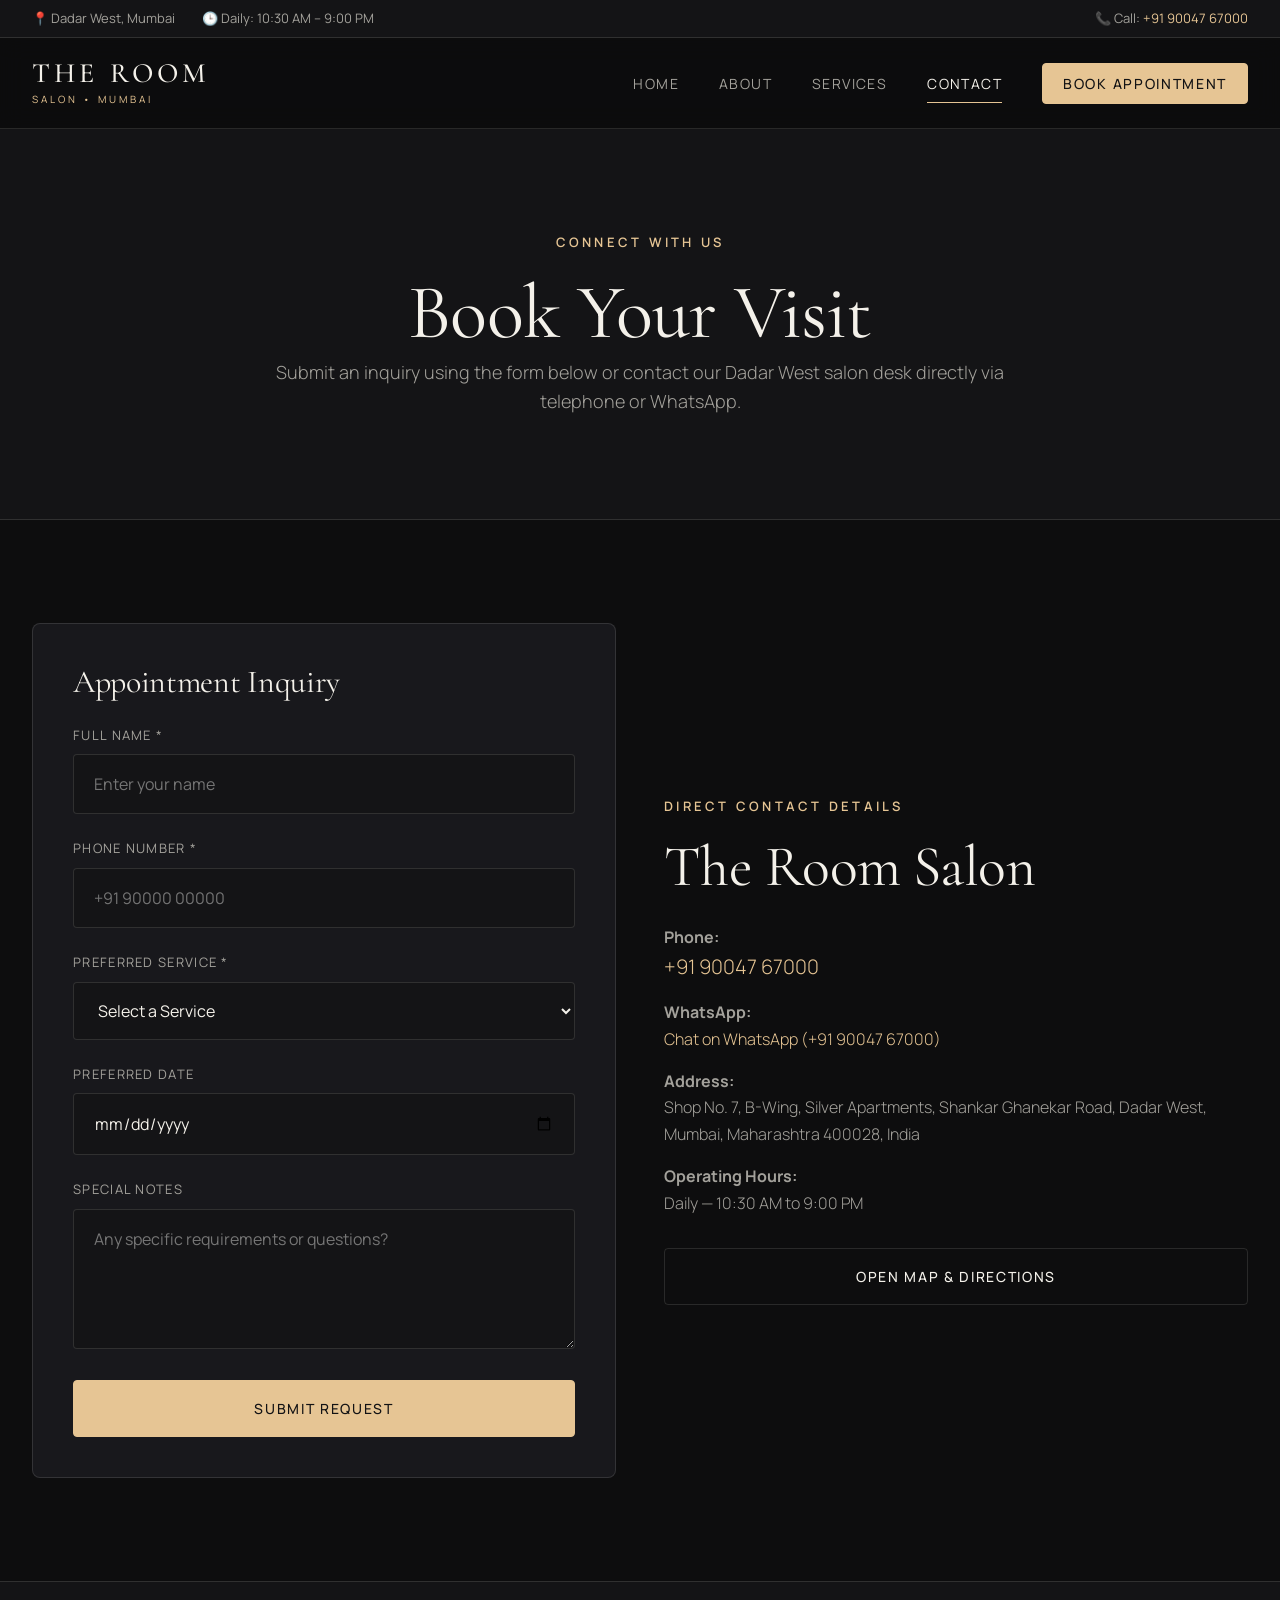
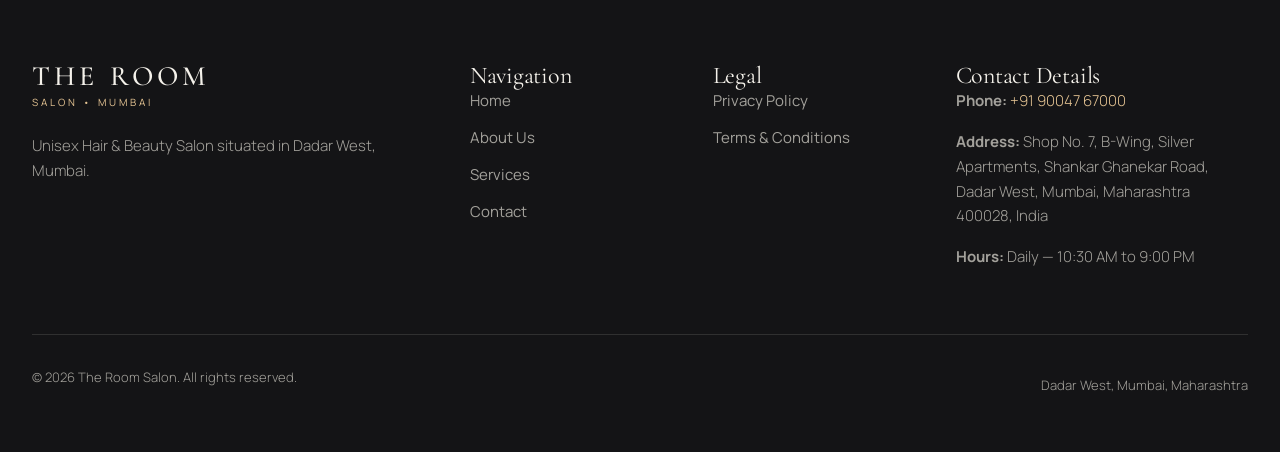
<file: contact.html>
<!DOCTYPE html>
<html lang="en">
<head>
  <meta charset="UTF-8">
  <meta name="viewport" content="width=device-width, initial-scale=1.0">
  <title>Contact Us & Book | The Room Salon Dadar West, Mumbai</title>
  <meta name="description" content="Book an appointment at The Room Salon in Dadar West, Mumbai. Call +91 90047 67000 or visit Shop No. 7, Silver Apartments, Shankar Ghanekar Road.">
  <link rel="canonical" href="https://YOUR-DOMAIN.com/contact.html">

  <meta property="og:type" content="website">
  <meta property="og:title" content="Contact The Room Salon Dadar West">
  <meta property="og:description" content="Schedule your hair, nail, or beauty consultation at Dadar West, Mumbai.">
  <meta property="og:image" content="https://images.unsplash.com/photo-1560066984-138dadb4c035?auto=format&fit=crop&w=1200&q=80">
  <meta property="og:url" content="https://YOUR-DOMAIN.com/contact.html">

  <link rel="preconnect" href="https://fonts.googleapis.com">
  <link rel="preconnect" href="https://fonts.gstatic.com" crossorigin>
  <link href="https://fonts.googleapis.com/css2?family=Cormorant+Garamond:wght@400;500;600&family=Manrope:wght@300;400;500;600&display=swap" rel="stylesheet">
  <link rel="stylesheet" href="style.css">
</head>
<body>

  <!-- Top Bar -->
  <div class="top-bar">
    <div class="container top-bar-inner">
      <div class="top-bar-info">
        <span>📍 Dadar West, Mumbai</span>
        <span>🕒 Daily: 10:30 AM – 9:00 PM</span>
      </div>
      <div>
        <span>📞 Call: <a href="tel:+919004767000" class="text-gold">+91 90047 67000</a></span>
      </div>
    </div>
  </div>

  <!-- Header -->
  <header class="site-header">
    <div class="container header-inner">
      <a href="index.html" class="brand-logo" aria-label="The Room Salon Home">
        <span class="logo-main">THE ROOM</span>
        <span class="logo-sub">SALON • MUMBAI</span>
      </a>

      <nav class="desktop-nav" aria-label="Main Navigation">
        <a href="index.html" class="nav-link">Home</a>
        <a href="about.html" class="nav-link">About</a>
        <a href="services.html" class="nav-link">Services</a>
        <a href="contact.html" class="nav-link active">Contact</a>
        <a href="contact.html" class="btn btn-primary" style="min-height: 40px; padding: 0.5rem 1.25rem;">Book Appointment</a>
      </nav>

      <button class="hamburger-btn" id="hamburger-btn" aria-label="Open navigation menu" aria-expanded="false">
        <span></span>
        <span></span>
        <span></span>
      </button>
    </div>
  </header>

  <!-- Mobile Overlay Navigation -->
  <div class="mobile-nav-overlay" id="mobile-nav-overlay" aria-hidden="true">
    <nav class="mobile-nav-links" aria-label="Mobile Navigation">
      <a href="index.html" class="nav-link mobile-nav-link">Home</a>
      <a href="about.html" class="nav-link mobile-nav-link">About</a>
      <a href="services.html" class="nav-link mobile-nav-link">Services</a>
      <a href="contact.html" class="nav-link mobile-nav-link active">Contact</a>
    </nav>
    <a href="contact.html" class="btn btn-primary mobile-nav-link">Book Appointment</a>
  </div>

  <!-- Contact Hero -->
  <section class="section-padding" style="background-color: var(--color-bg-secondary); border-bottom: 1px solid var(--color-border); text-align: center;">
    <div class="container" style="max-width: 800px;">
      <span class="eyebrow">Connect With Us</span>
      <h1>Book Your Visit</h1>
      <p style="font-size: 1.125rem;">Submit an inquiry using the form below or contact our Dadar West salon desk directly via telephone or WhatsApp.</p>
    </div>
  </section>

  <!-- Contact Grid -->
  <section class="section-padding">
    <div class="container grid-2">
      
      <!-- Appointment Request Form -->
      <div style="background-color: var(--color-bg-card); padding: 2.5rem; border: 1px solid var(--color-border); border-radius: var(--radius-md);">
        <h2 style="font-size: 2rem; margin-bottom: 1.5rem;">Appointment Inquiry</h2>
        
        <form id="appointment-form" novalidate>
          <div class="form-group">
            <label for="form-name">Full Name *</label>
            <input type="text" id="form-name" class="form-control" placeholder="Enter your name" required>
          </div>

          <div class="form-group">
            <label for="form-phone">Phone Number *</label>
            <input type="tel" id="form-phone" class="form-control" placeholder="+91 90000 00000" required>
          </div>

          <div class="form-group">
            <label for="form-service">Preferred Service *</label>
            <select id="form-service" class="form-control" required style="background-color: var(--color-bg-secondary);">
              <option value="" disabled selected>Select a Service</option>
              <option value="haircut">Haircut & Hair Styling</option>
              <option value="colour">Hair Colour / Balayage</option>
              <option value="keratin">Keratin / Hair Treatment</option>
              <option value="nails">Nail Care / Extensions</option>
              <option value="bridal">Bridal / Special Event Makeup</option>
            </select>
          </div>

          <div class="form-group">
            <label for="form-date">Preferred Date</label>
            <input type="date" id="form-date" class="form-control">
          </div>

          <div class="form-group">
            <label for="form-message">Special Notes</label>
            <textarea id="form-message" class="form-control" placeholder="Any specific requirements or questions?"></textarea>
          </div>

          <button type="submit" class="btn btn-primary" style="width: 100%;">Submit Request</button>
        </form>

        <div id="form-feedback" class="form-feedback" aria-live="polite"></div>
      </div>

      <!-- Information Panel -->
      <div>
        <span class="eyebrow">Direct Contact Details</span>
        <h2>The Room Salon</h2>
        
        <div style="margin-bottom: 2rem; margin-top: 1.5rem;">
          <p><strong>Phone:</strong><br><a href="tel:+919004767000" class="text-gold" style="font-size: 1.25rem;">+91 90047 67000</a></p>
          <p style="margin-top: 1rem;"><strong>WhatsApp:</strong><br><a href="https://wa.me/919004767000" target="_blank" rel="noopener" class="text-gold">Chat on WhatsApp (+91 90047 67000)</a></p>
          <p style="margin-top: 1rem;"><strong>Address:</strong><br>Shop No. 7, B-Wing, Silver Apartments, Shankar Ghanekar Road, Dadar West, Mumbai, Maharashtra 400028, India</p>
          <p style="margin-top: 1rem;"><strong>Operating Hours:</strong><br>Daily — 10:30 AM to 9:00 PM</p>
        </div>

        <div style="margin-top: 2rem;">
          <a href="https://maps.google.com/?q=The+Room+Salon+Dadar+West+Mumbai" target="_blank" rel="noopener" class="btn btn-outline" style="width: 100%;">Open Map & Directions</a>
        </div>
      </div>

    </div>
  </section>

  <!-- Footer -->
  <footer class="site-footer">
    <div class="container">
      <div class="footer-grid">
        <div>
          <div class="brand-logo" style="margin-bottom: 1.5rem;">
            <span class="logo-main">THE ROOM</span>
            <span class="logo-sub">SALON • MUMBAI</span>
          </div>
          <p>Unisex Hair & Beauty Salon situated in Dadar West, Mumbai.</p>
        </div>

        <div>
          <h4>Navigation</h4>
          <ul class="footer-links">
            <li><a href="index.html">Home</a></li>
            <li><a href="about.html">About Us</a></li>
            <li><a href="services.html">Services</a></li>
            <li><a href="contact.html">Contact</a></li>
          </ul>
        </div>

        <div>
          <h4>Legal</h4>
          <ul class="footer-links">
            <li><a href="privacy.html">Privacy Policy</a></li>
            <li><a href="terms.html">Terms & Conditions</a></li>
          </ul>
        </div>

        <div>
          <h4>Contact Details</h4>
          <p><strong>Phone:</strong> <a href="tel:+919004767000" class="text-gold">+91 90047 67000</a></p>
          <p><strong>Address:</strong> Shop No. 7, B-Wing, Silver Apartments, Shankar Ghanekar Road, Dadar West, Mumbai, Maharashtra 400028, India</p>
          <p><strong>Hours:</strong> Daily — 10:30 AM to 9:00 PM</p>
        </div>
      </div>

      <div class="footer-bottom">
        <p>&copy; <span id="current-year"></span> The Room Salon. All rights reserved.</p>
        <p>Dadar West, Mumbai, Maharashtra</p>
      </div>
    </div>
  </footer>

  <script src="main.js" defer></script>
</body>
</html>
</file>
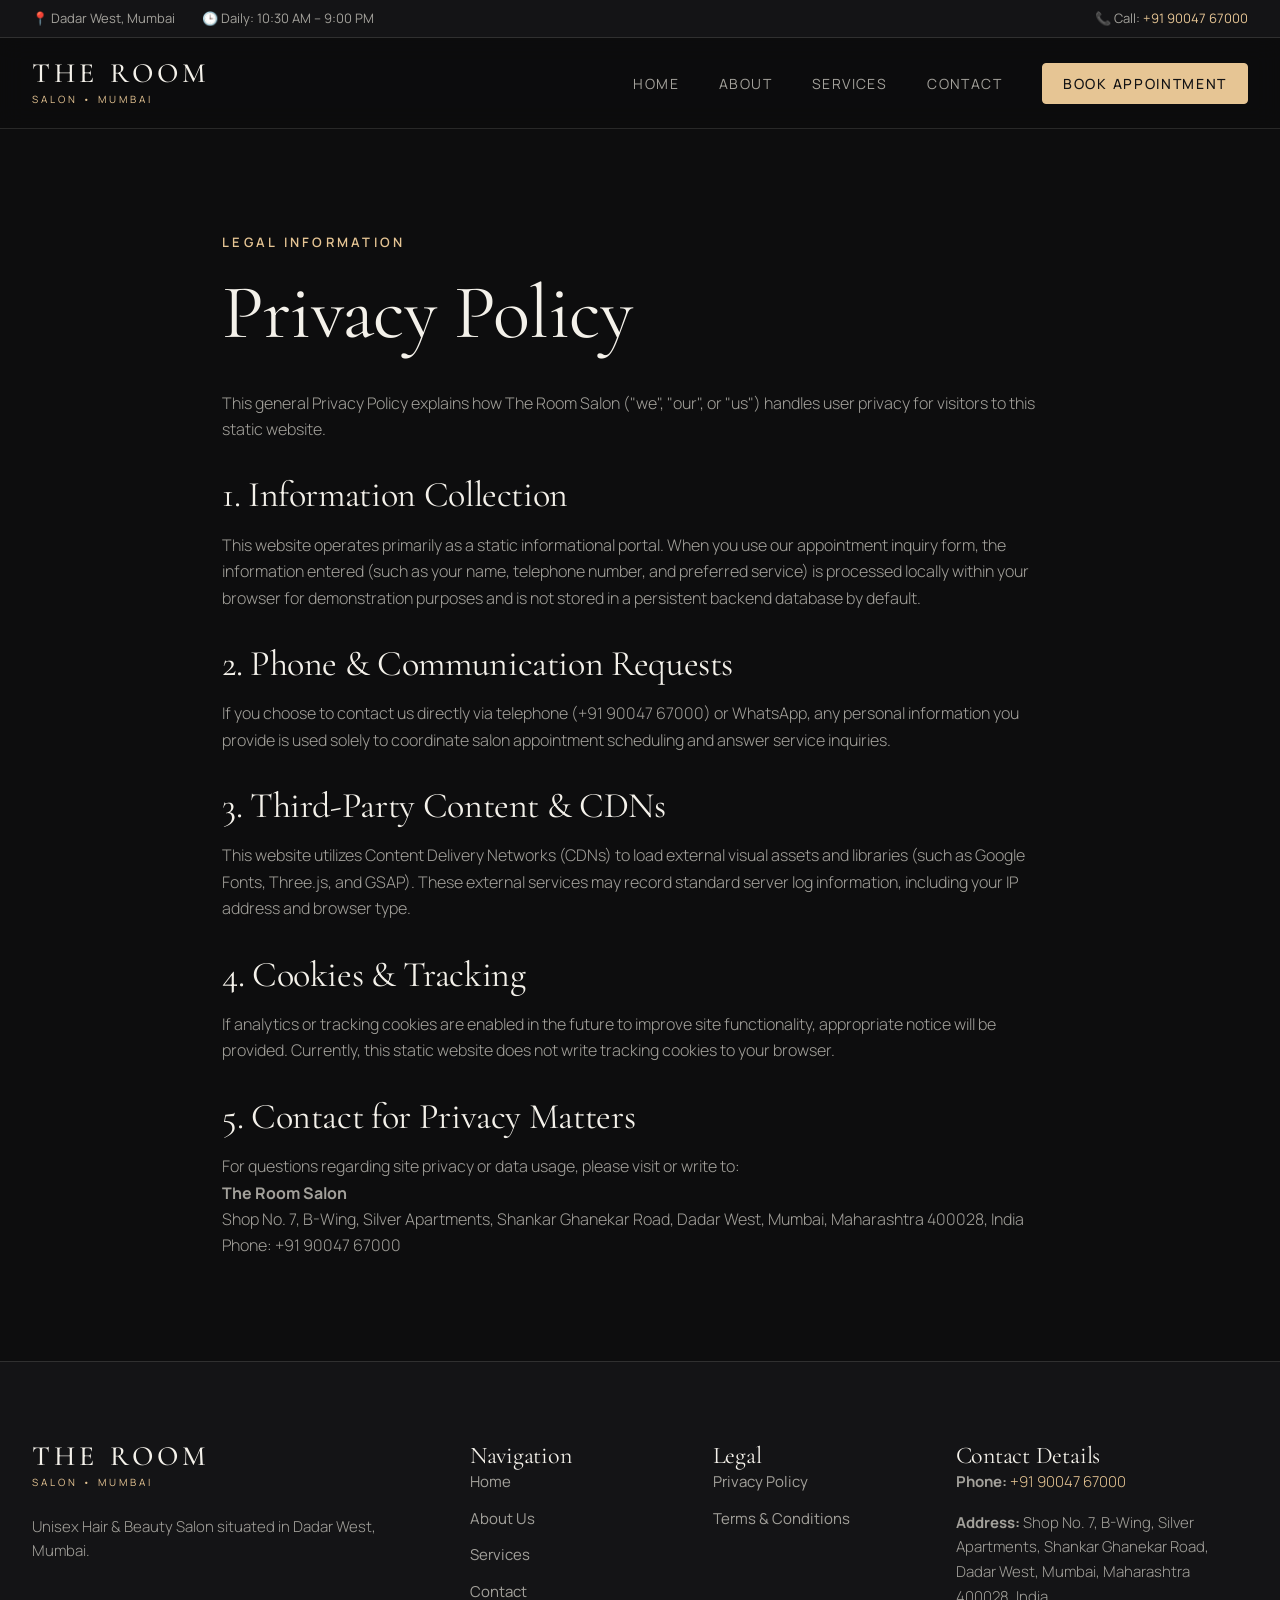
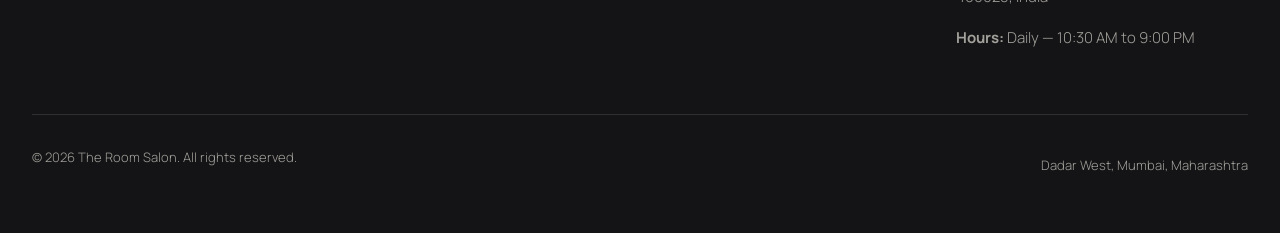
<file: privacy.html>
<!DOCTYPE html>
<html lang="en">
<head>
  <meta charset="UTF-8">
  <meta name="viewport" content="width=device-width, initial-scale=1.0">
  <title>Privacy Policy | The Room Salon Dadar West, Mumbai</title>
  <meta name="description" content="Privacy Policy for The Room Salon website located in Dadar West, Mumbai. Learn about our data protection principles and static site privacy information.">
  <link rel="canonical" href="https://YOUR-DOMAIN.com/privacy.html">

  <link rel="preconnect" href="https://fonts.googleapis.com">
  <link rel="preconnect" href="https://fonts.gstatic.com" crossorigin>
  <link href="https://fonts.googleapis.com/css2?family=Cormorant+Garamond:wght@400;500;600&family=Manrope:wght@300;400;500;600&display=swap" rel="stylesheet">
  <link rel="stylesheet" href="style.css">
</head>
<body>

  <!-- Top Bar -->
  <div class="top-bar">
    <div class="container top-bar-inner">
      <div class="top-bar-info">
        <span>📍 Dadar West, Mumbai</span>
        <span>🕒 Daily: 10:30 AM – 9:00 PM</span>
      </div>
      <div>
        <span>📞 Call: <a href="tel:+919004767000" class="text-gold">+91 90047 67000</a></span>
      </div>
    </div>
  </div>

  <!-- Header -->
  <header class="site-header">
    <div class="container header-inner">
      <a href="index.html" class="brand-logo" aria-label="The Room Salon Home">
        <span class="logo-main">THE ROOM</span>
        <span class="logo-sub">SALON • MUMBAI</span>
      </a>

      <nav class="desktop-nav" aria-label="Main Navigation">
        <a href="index.html" class="nav-link">Home</a>
        <a href="about.html" class="nav-link">About</a>
        <a href="services.html" class="nav-link">Services</a>
        <a href="contact.html" class="nav-link">Contact</a>
        <a href="contact.html" class="btn btn-primary" style="min-height: 40px; padding: 0.5rem 1.25rem;">Book Appointment</a>
      </nav>

      <button class="hamburger-btn" id="hamburger-btn" aria-label="Open navigation menu" aria-expanded="false">
        <span></span>
        <span></span>
        <span></span>
      </button>
    </div>
  </header>

  <!-- Mobile Overlay Navigation -->
  <div class="mobile-nav-overlay" id="mobile-nav-overlay" aria-hidden="true">
    <nav class="mobile-nav-links" aria-label="Mobile Navigation">
      <a href="index.html" class="nav-link mobile-nav-link">Home</a>
      <a href="about.html" class="nav-link mobile-nav-link">About</a>
      <a href="services.html" class="nav-link mobile-nav-link">Services</a>
      <a href="contact.html" class="nav-link mobile-nav-link">Contact</a>
    </nav>
    <a href="contact.html" class="btn btn-primary mobile-nav-link">Book Appointment</a>
  </div>

  <!-- Legal Content -->
  <section class="section-padding">
    <div class="container" style="max-width: 900px;">
      <span class="eyebrow">Legal Information</span>
      <h1 style="margin-bottom: 2rem;">Privacy Policy</h1>

      <p>This general Privacy Policy explains how The Room Salon ("we", "our", or "us") handles user privacy for visitors to this static website.</p>

      <h3 style="margin-top: 2rem; margin-bottom: 1rem;">1. Information Collection</h3>
      <p>This website operates primarily as a static informational portal. When you use our appointment inquiry form, the information entered (such as your name, telephone number, and preferred service) is processed locally within your browser for demonstration purposes and is not stored in a persistent backend database by default.</p>

      <h3 style="margin-top: 2rem; margin-bottom: 1rem;">2. Phone & Communication Requests</h3>
      <p>If you choose to contact us directly via telephone (+91 90047 67000) or WhatsApp, any personal information you provide is used solely to coordinate salon appointment scheduling and answer service inquiries.</p>

      <h3 style="margin-top: 2rem; margin-bottom: 1rem;">3. Third-Party Content & CDNs</h3>
      <p>This website utilizes Content Delivery Networks (CDNs) to load external visual assets and libraries (such as Google Fonts, Three.js, and GSAP). These external services may record standard server log information, including your IP address and browser type.</p>

      <h3 style="margin-top: 2rem; margin-bottom: 1rem;">4. Cookies & Tracking</h3>
      <p>If analytics or tracking cookies are enabled in the future to improve site functionality, appropriate notice will be provided. Currently, this static website does not write tracking cookies to your browser.</p>

      <h3 style="margin-top: 2rem; margin-bottom: 1rem;">5. Contact for Privacy Matters</h3>
      <p>For questions regarding site privacy or data usage, please visit or write to:<br>
      <strong>The Room Salon</strong><br>
      Shop No. 7, B-Wing, Silver Apartments, Shankar Ghanekar Road, Dadar West, Mumbai, Maharashtra 400028, India<br>
      Phone: +91 90047 67000</p>
    </div>
  </section>

  <!-- Footer -->
  <footer class="site-footer">
    <div class="container">
      <div class="footer-grid">
        <div>
          <div class="brand-logo" style="margin-bottom: 1.5rem;">
            <span class="logo-main">THE ROOM</span>
            <span class="logo-sub">SALON • MUMBAI</span>
          </div>
          <p>Unisex Hair & Beauty Salon situated in Dadar West, Mumbai.</p>
        </div>

        <div>
          <h4>Navigation</h4>
          <ul class="footer-links">
            <li><a href="index.html">Home</a></li>
            <li><a href="about.html">About Us</a></li>
            <li><a href="services.html">Services</a></li>
            <li><a href="contact.html">Contact</a></li>
          </ul>
        </div>

        <div>
          <h4>Legal</h4>
          <ul class="footer-links">
            <li><a href="privacy.html">Privacy Policy</a></li>
            <li><a href="terms.html">Terms & Conditions</a></li>
          </ul>
        </div>

        <div>
          <h4>Contact Details</h4>
          <p><strong>Phone:</strong> <a href="tel:+919004767000" class="text-gold">+91 90047 67000</a></p>
          <p><strong>Address:</strong> Shop No. 7, B-Wing, Silver Apartments, Shankar Ghanekar Road, Dadar West, Mumbai, Maharashtra 400028, India</p>
          <p><strong>Hours:</strong> Daily — 10:30 AM to 9:00 PM</p>
        </div>
      </div>

      <div class="footer-bottom">
        <p>&copy; <span id="current-year"></span> The Room Salon. All rights reserved.</p>
        <p>Dadar West, Mumbai, Maharashtra</p>
      </div>
    </div>
  </footer>

  <script src="main.js" defer></script>
</body>
</html>
</file>
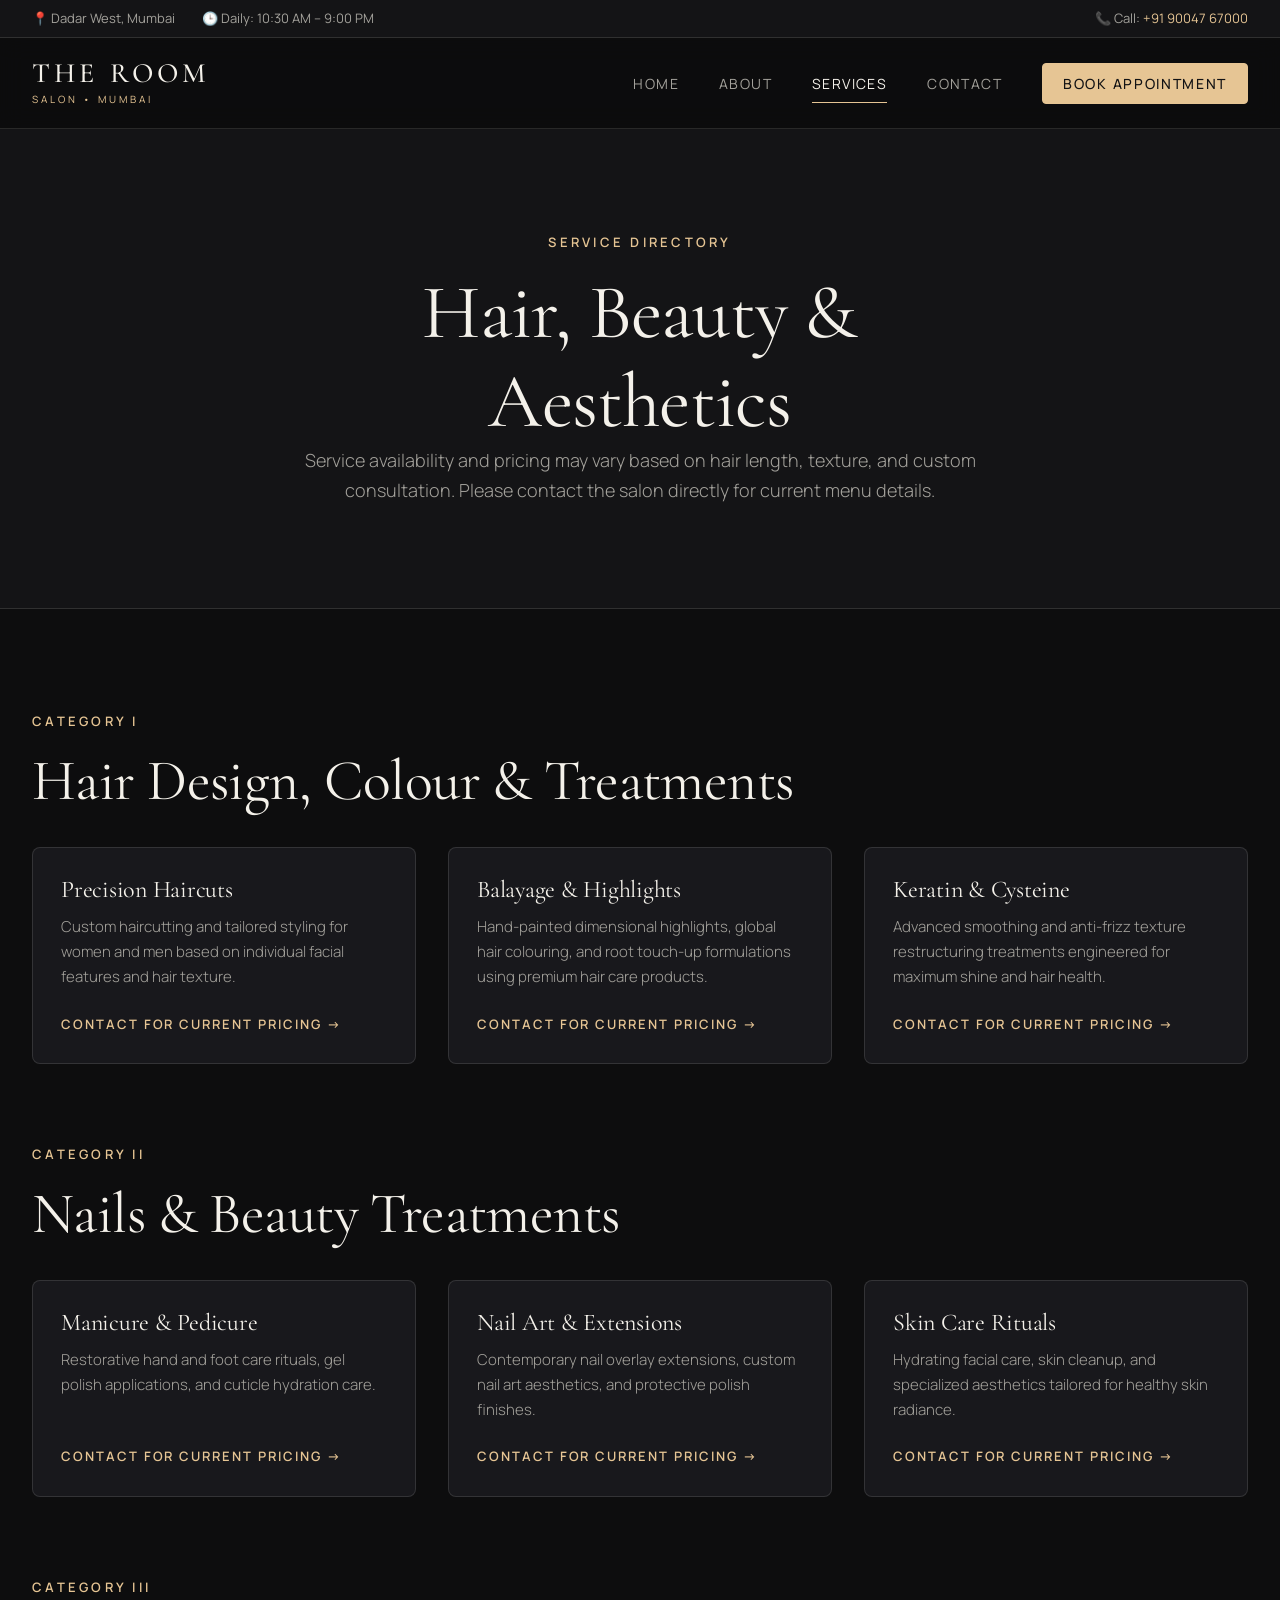
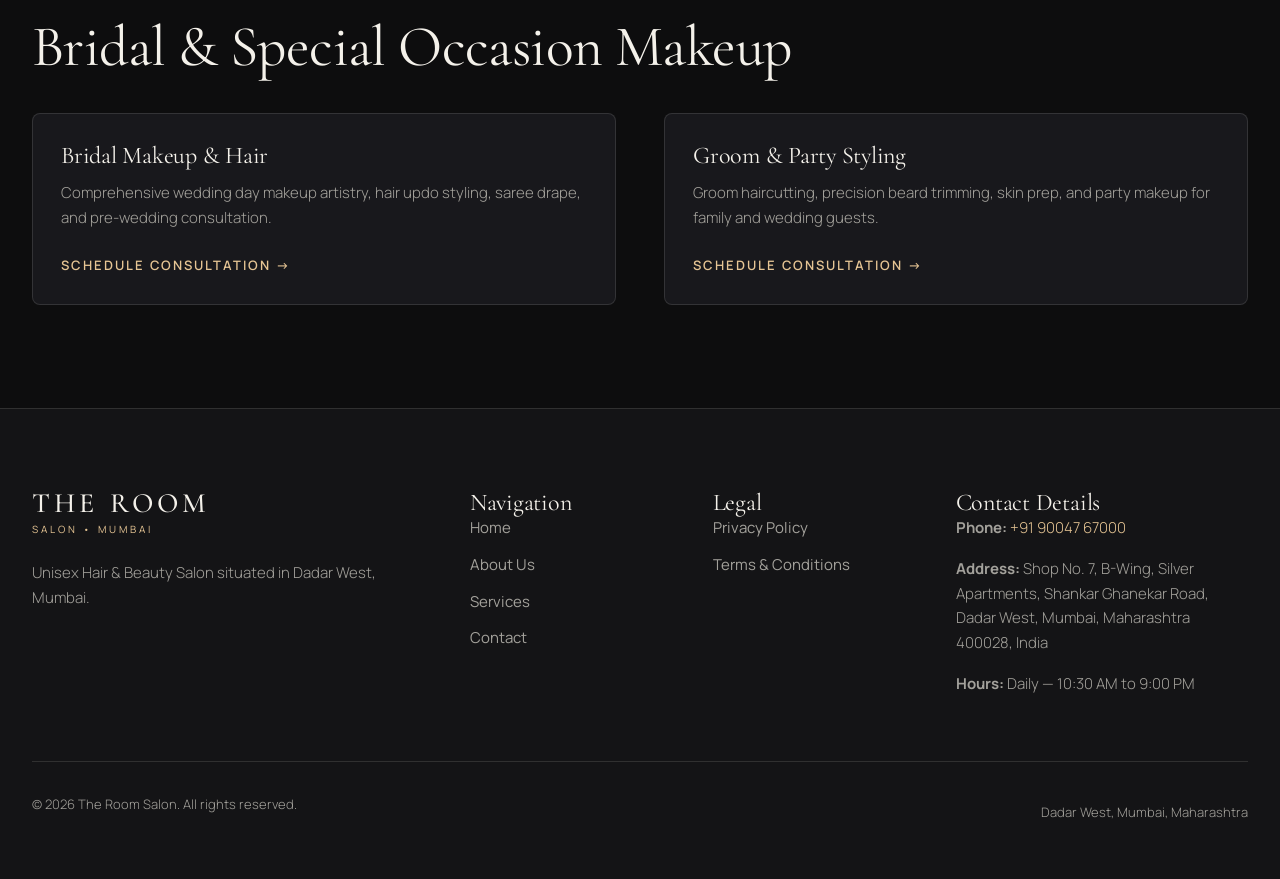
<file: services.html>
<!DOCTYPE html>
<html lang="en">
<head>
  <meta charset="UTF-8">
  <meta name="viewport" content="width=device-width, initial-scale=1.0">
  <title>Salon Services | Hair, Beauty, Nails & Bridal | The Room Salon Dadar West</title>
  <meta name="description" content="Explore the service menu at The Room Salon Dadar West, Mumbai. Haircuts, hair colour, Balayage, Keratin treatments, nails, skin care, and bridal makeup. Call +91 90047 67000.">
  <link rel="canonical" href="https://YOUR-DOMAIN.com/services.html">

  <meta property="og:type" content="website">
  <meta property="og:title" content="Services | The Room Salon Dadar West Mumbai">
  <meta property="og:description" content="Complete luxury hair care, beauty, nails, and bridal makeup services menu.">
  <meta property="og:image" content="https://images.unsplash.com/photo-1562322140-8baeececf3df?auto=format&fit=crop&w=1200&q=80">
  <meta property="og:url" content="https://YOUR-DOMAIN.com/services.html">

  <link rel="preconnect" href="https://fonts.googleapis.com">
  <link rel="preconnect" href="https://fonts.gstatic.com" crossorigin>
  <link href="https://fonts.googleapis.com/css2?family=Cormorant+Garamond:wght@400;500;600&family=Manrope:wght@300;400;500;600&display=swap" rel="stylesheet">
  <link rel="stylesheet" href="style.css">
</head>
<body>

  <!-- Top Bar -->
  <div class="top-bar">
    <div class="container top-bar-inner">
      <div class="top-bar-info">
        <span>📍 Dadar West, Mumbai</span>
        <span>🕒 Daily: 10:30 AM – 9:00 PM</span>
      </div>
      <div>
        <span>📞 Call: <a href="tel:+919004767000" class="text-gold">+91 90047 67000</a></span>
      </div>
    </div>
  </div>

  <!-- Header -->
  <header class="site-header">
    <div class="container header-inner">
      <a href="index.html" class="brand-logo" aria-label="The Room Salon Home">
        <span class="logo-main">THE ROOM</span>
        <span class="logo-sub">SALON • MUMBAI</span>
      </a>

      <nav class="desktop-nav" aria-label="Main Navigation">
        <a href="index.html" class="nav-link">Home</a>
        <a href="about.html" class="nav-link">About</a>
        <a href="services.html" class="nav-link active">Services</a>
        <a href="contact.html" class="nav-link">Contact</a>
        <a href="contact.html" class="btn btn-primary" style="min-height: 40px; padding: 0.5rem 1.25rem;">Book Appointment</a>
      </nav>

      <button class="hamburger-btn" id="hamburger-btn" aria-label="Open navigation menu" aria-expanded="false">
        <span></span>
        <span></span>
        <span></span>
      </button>
    </div>
  </header>

  <!-- Mobile Overlay Navigation -->
  <div class="mobile-nav-overlay" id="mobile-nav-overlay" aria-hidden="true">
    <nav class="mobile-nav-links" aria-label="Mobile Navigation">
      <a href="index.html" class="nav-link mobile-nav-link">Home</a>
      <a href="about.html" class="nav-link mobile-nav-link">About</a>
      <a href="services.html" class="nav-link mobile-nav-link active">Services</a>
      <a href="contact.html" class="nav-link mobile-nav-link">Contact</a>
    </nav>
    <a href="contact.html" class="btn btn-primary mobile-nav-link">Book Appointment</a>
  </div>

  <!-- Service Header -->
  <section class="section-padding" style="background-color: var(--color-bg-secondary); border-bottom: 1px solid var(--color-border); text-align: center;">
    <div class="container" style="max-width: 800px;">
      <span class="eyebrow">Service Directory</span>
      <h1>Hair, Beauty & Aesthetics</h1>
      <p style="font-size: 1.125rem;">Service availability and pricing may vary based on hair length, texture, and custom consultation. Please contact the salon directly for current menu details.</p>
    </div>
  </section>

  <!-- Services Sections -->
  <section class="section-padding">
    <div class="container">
      
      <!-- Section: Hair -->
      <div style="margin-bottom: 5rem;">
        <span class="eyebrow">Category I</span>
        <h2 style="margin-bottom: 2rem;">Hair Design, Colour & Treatments</h2>

        <div class="grid-3">
          <div class="card-service">
            <div class="card-content">
              <h3>Precision Haircuts</h3>
              <p>Custom haircutting and tailored styling for women and men based on individual facial features and hair texture.</p>
              <a href="contact.html" class="card-link">Contact for Current Pricing →</a>
            </div>
          </div>

          <div class="card-service">
            <div class="card-content">
              <h3>Balayage & Highlights</h3>
              <p>Hand-painted dimensional highlights, global hair colouring, and root touch-up formulations using premium hair care products.</p>
              <a href="contact.html" class="card-link">Contact for Current Pricing →</a>
            </div>
          </div>

          <div class="card-service">
            <div class="card-content">
              <h3>Keratin & Cysteine</h3>
              <p>Advanced smoothing and anti-frizz texture restructuring treatments engineered for maximum shine and hair health.</p>
              <a href="contact.html" class="card-link">Contact for Current Pricing →</a>
            </div>
          </div>
        </div>
      </div>

      <!-- Section: Beauty & Nails -->
      <div style="margin-bottom: 5rem;">
        <span class="eyebrow">Category II</span>
        <h2 style="margin-bottom: 2rem;">Nails & Beauty Treatments</h2>

        <div class="grid-3">
          <div class="card-service">
            <div class="card-content">
              <h3>Manicure & Pedicure</h3>
              <p>Restorative hand and foot care rituals, gel polish applications, and cuticle hydration care.</p>
              <a href="contact.html" class="card-link">Contact for Current Pricing →</a>
            </div>
          </div>

          <div class="card-service">
            <div class="card-content">
              <h3>Nail Art & Extensions</h3>
              <p>Contemporary nail overlay extensions, custom nail art aesthetics, and protective polish finishes.</p>
              <a href="contact.html" class="card-link">Contact for Current Pricing →</a>
            </div>
          </div>

          <div class="card-service">
            <div class="card-content">
              <h3>Skin Care Rituals</h3>
              <p>Hydrating facial care, skin cleanup, and specialized aesthetics tailored for healthy skin radiance.</p>
              <a href="contact.html" class="card-link">Contact for Current Pricing →</a>
            </div>
          </div>
        </div>
      </div>

      <!-- Section: Bridal -->
      <div>
        <span class="eyebrow">Category III</span>
        <h2 style="margin-bottom: 2rem;">Bridal & Special Occasion Makeup</h2>

        <div class="grid-2">
          <div class="card-service">
            <div class="card-content">
              <h3>Bridal Makeup & Hair</h3>
              <p>Comprehensive wedding day makeup artistry, hair updo styling, saree drape, and pre-wedding consultation.</p>
              <a href="contact.html" class="card-link">Schedule Consultation →</a>
            </div>
          </div>

          <div class="card-service">
            <div class="card-content">
              <h3>Groom & Party Styling</h3>
              <p>Groom haircutting, precision beard trimming, skin prep, and party makeup for family and wedding guests.</p>
              <a href="contact.html" class="card-link">Schedule Consultation →</a>
            </div>
          </div>
        </div>
      </div>

    </div>
  </section>

  <!-- Footer -->
  <footer class="site-footer">
    <div class="container">
      <div class="footer-grid">
        <div>
          <div class="brand-logo" style="margin-bottom: 1.5rem;">
            <span class="logo-main">THE ROOM</span>
            <span class="logo-sub">SALON • MUMBAI</span>
          </div>
          <p>Unisex Hair & Beauty Salon situated in Dadar West, Mumbai.</p>
        </div>

        <div>
          <h4>Navigation</h4>
          <ul class="footer-links">
            <li><a href="index.html">Home</a></li>
            <li><a href="about.html">About Us</a></li>
            <li><a href="services.html">Services</a></li>
            <li><a href="contact.html">Contact</a></li>
          </ul>
        </div>

        <div>
          <h4>Legal</h4>
          <ul class="footer-links">
            <li><a href="privacy.html">Privacy Policy</a></li>
            <li><a href="terms.html">Terms & Conditions</a></li>
          </ul>
        </div>

        <div>
          <h4>Contact Details</h4>
          <p><strong>Phone:</strong> <a href="tel:+919004767000" class="text-gold">+91 90047 67000</a></p>
          <p><strong>Address:</strong> Shop No. 7, B-Wing, Silver Apartments, Shankar Ghanekar Road, Dadar West, Mumbai, Maharashtra 400028, India</p>
          <p><strong>Hours:</strong> Daily — 10:30 AM to 9:00 PM</p>
        </div>
      </div>

      <div class="footer-bottom">
        <p>&copy; <span id="current-year"></span> The Room Salon. All rights reserved.</p>
        <p>Dadar West, Mumbai, Maharashtra</p>
      </div>
    </div>
  </footer>

  <script src="main.js" defer></script>
</body>
</html>
</file>
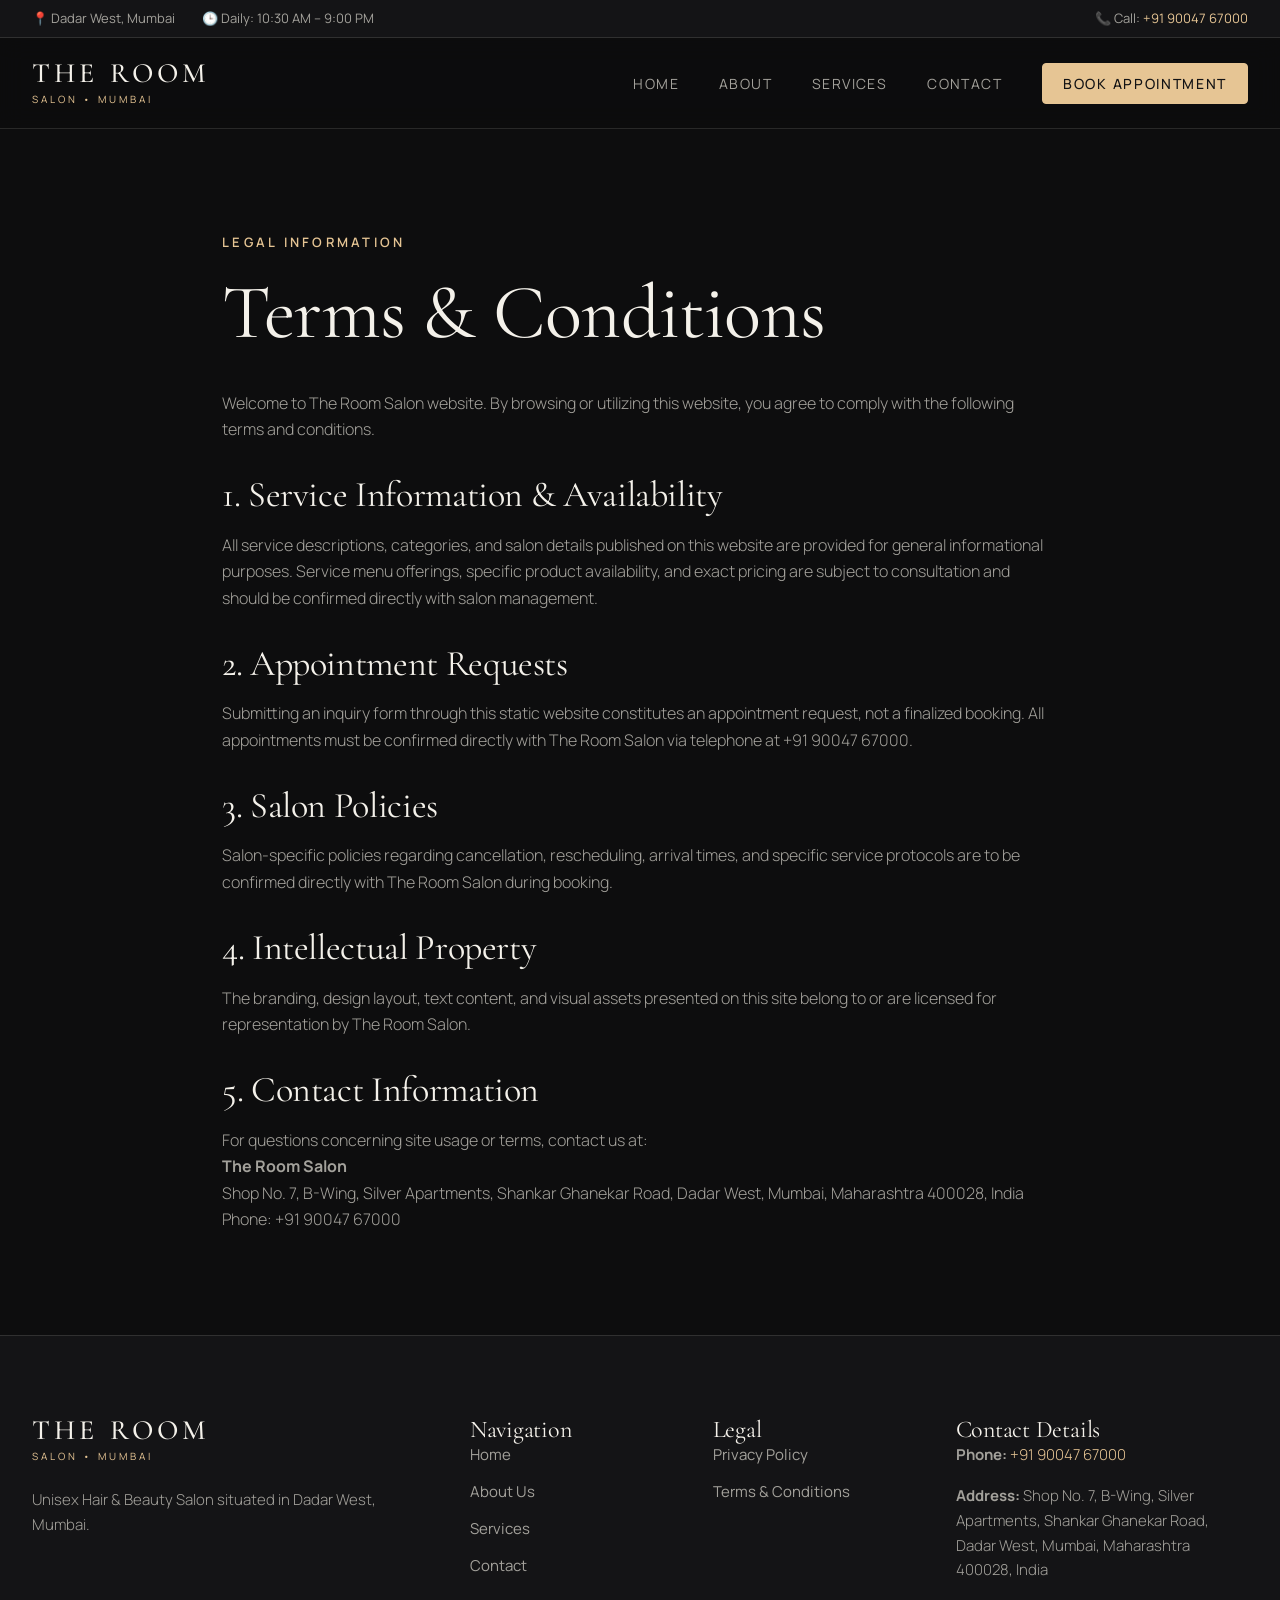
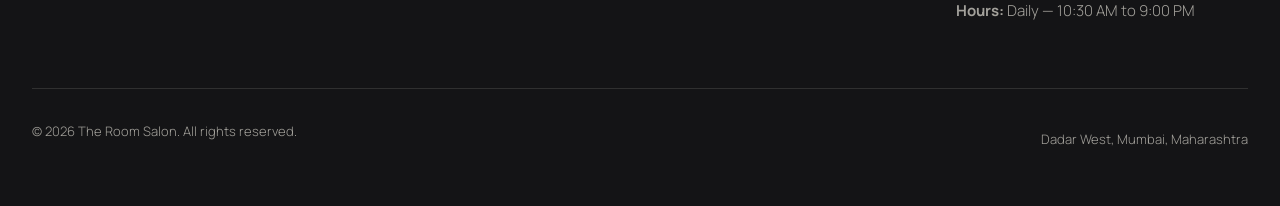
<file: terms.html>
<!DOCTYPE html>
<html lang="en">
<head>
  <meta charset="UTF-8">
  <meta name="viewport" content="width=device-width, initial-scale=1.0">
  <title>Terms & Conditions | The Room Salon Dadar West, Mumbai</title>
  <meta name="description" content="Terms and conditions for using The Room Salon website and booking information for our Dadar West salon location in Mumbai.">
  <link rel="canonical" href="https://YOUR-DOMAIN.com/terms.html">

  <link rel="preconnect" href="https://fonts.googleapis.com">
  <link rel="preconnect" href="https://fonts.gstatic.com" crossorigin>
  <link href="https://fonts.googleapis.com/css2?family=Cormorant+Garamond:wght@400;500;600&family=Manrope:wght@300;400;500;600&display=swap" rel="stylesheet">
  <link rel="stylesheet" href="style.css">
</head>
<body>

  <!-- Top Bar -->
  <div class="top-bar">
    <div class="container top-bar-inner">
      <div class="top-bar-info">
        <span>📍 Dadar West, Mumbai</span>
        <span>🕒 Daily: 10:30 AM – 9:00 PM</span>
      </div>
      <div>
        <span>📞 Call: <a href="tel:+919004767000" class="text-gold">+91 90047 67000</a></span>
      </div>
    </div>
  </div>

  <!-- Header -->
  <header class="site-header">
    <div class="container header-inner">
      <a href="index.html" class="brand-logo" aria-label="The Room Salon Home">
        <span class="logo-main">THE ROOM</span>
        <span class="logo-sub">SALON • MUMBAI</span>
      </a>

      <nav class="desktop-nav" aria-label="Main Navigation">
        <a href="index.html" class="nav-link">Home</a>
        <a href="about.html" class="nav-link">About</a>
        <a href="services.html" class="nav-link">Services</a>
        <a href="contact.html" class="nav-link">Contact</a>
        <a href="contact.html" class="btn btn-primary" style="min-height: 40px; padding: 0.5rem 1.25rem;">Book Appointment</a>
      </nav>

      <button class="hamburger-btn" id="hamburger-btn" aria-label="Open navigation menu" aria-expanded="false">
        <span></span>
        <span></span>
        <span></span>
      </button>
    </div>
  </header>

  <!-- Mobile Overlay Navigation -->
  <div class="mobile-nav-overlay" id="mobile-nav-overlay" aria-hidden="true">
    <nav class="mobile-nav-links" aria-label="Mobile Navigation">
      <a href="index.html" class="nav-link mobile-nav-link">Home</a>
      <a href="about.html" class="nav-link mobile-nav-link">About</a>
      <a href="services.html" class="nav-link mobile-nav-link">Services</a>
      <a href="contact.html" class="nav-link mobile-nav-link">Contact</a>
    </nav>
    <a href="contact.html" class="btn btn-primary mobile-nav-link">Book Appointment</a>
  </div>

  <!-- Content -->
  <section class="section-padding">
    <div class="container" style="max-width: 900px;">
      <span class="eyebrow">Legal Information</span>
      <h1 style="margin-bottom: 2rem;">Terms & Conditions</h1>

      <p>Welcome to The Room Salon website. By browsing or utilizing this website, you agree to comply with the following terms and conditions.</p>

      <h3 style="margin-top: 2rem; margin-bottom: 1rem;">1. Service Information & Availability</h3>
      <p>All service descriptions, categories, and salon details published on this website are provided for general informational purposes. Service menu offerings, specific product availability, and exact pricing are subject to consultation and should be confirmed directly with salon management.</p>

      <h3 style="margin-top: 2rem; margin-bottom: 1rem;">2. Appointment Requests</h3>
      <p>Submitting an inquiry form through this static website constitutes an appointment request, not a finalized booking. All appointments must be confirmed directly with The Room Salon via telephone at +91 90047 67000.</p>

      <h3 style="margin-top: 2rem; margin-bottom: 1rem;">3. Salon Policies</h3>
      <p>Salon-specific policies regarding cancellation, rescheduling, arrival times, and specific service protocols are to be confirmed directly with The Room Salon during booking.</p>

      <h3 style="margin-top: 2rem; margin-bottom: 1rem;">4. Intellectual Property</h3>
      <p>The branding, design layout, text content, and visual assets presented on this site belong to or are licensed for representation by The Room Salon.</p>

      <h3 style="margin-top: 2rem; margin-bottom: 1rem;">5. Contact Information</h3>
      <p>For questions concerning site usage or terms, contact us at:<br>
      <strong>The Room Salon</strong><br>
      Shop No. 7, B-Wing, Silver Apartments, Shankar Ghanekar Road, Dadar West, Mumbai, Maharashtra 400028, India<br>
      Phone: +91 90047 67000</p>
    </div>
  </section>

  <!-- Footer -->
  <footer class="site-footer">
    <div class="container">
      <div class="footer-grid">
        <div>
          <div class="brand-logo" style="margin-bottom: 1.5rem;">
            <span class="logo-main">THE ROOM</span>
            <span class="logo-sub">SALON • MUMBAI</span>
          </div>
          <p>Unisex Hair & Beauty Salon situated in Dadar West, Mumbai.</p>
        </div>

        <div>
          <h4>Navigation</h4>
          <ul class="footer-links">
            <li><a href="index.html">Home</a></li>
            <li><a href="about.html">About Us</a></li>
            <li><a href="services.html">Services</a></li>
            <li><a href="contact.html">Contact</a></li>
          </ul>
        </div>

        <div>
          <h4>Legal</h4>
          <ul class="footer-links">
            <li><a href="privacy.html">Privacy Policy</a></li>
            <li><a href="terms.html">Terms & Conditions</a></li>
          </ul>
        </div>

        <div>
          <h4>Contact Details</h4>
          <p><strong>Phone:</strong> <a href="tel:+919004767000" class="text-gold">+91 90047 67000</a></p>
          <p><strong>Address:</strong> Shop No. 7, B-Wing, Silver Apartments, Shankar Ghanekar Road, Dadar West, Mumbai, Maharashtra 400028, India</p>
          <p><strong>Hours:</strong> Daily — 10:30 AM to 9:00 PM</p>
        </div>
      </div>

      <div class="footer-bottom">
        <p>&copy; <span id="current-year"></span> The Room Salon. All rights reserved.</p>
        <p>Dadar West, Mumbai, Maharashtra</p>
      </div>
    </div>
  </footer>

  <script src="main.js" defer></script>
</body>
</html>
</file>
<file: style.css>
/* ==========================================================================
   THE ROOM SALON - LUXURY DESIGN SYSTEM & STYLESHEET
   Location: Dadar West, Mumbai, Maharashtra, India
   Phone: +91 90047 67000
   ========================================================================== */

/* --------------------------------------------------------------------------
   1. DESIGN TOKENS & CSS VARIABLES
   -------------------------------------------------------------------------- */
:root {
  /* Color Palette - Luxury Minimalist Editorial */
  --color-bg-primary: #0D0D0E;
  --color-bg-secondary: #141416;
  --color-bg-tertiary: #1C1C20;
  --color-bg-light: #FAF8F5;
  --color-bg-card: #18181C;
  
  --color-text-primary: #F4F1EA;
  --color-text-muted: #A3A19B;
  --color-text-dark: #121214;
  --color-text-dark-muted: #5A5955;
  
  --color-accent-gold: #D4AF37;
  --color-accent-champagne: #E6C594;
  --color-accent-gold-soft: rgba(212, 175, 55, 0.15);
  --color-border: rgba(244, 241, 234, 0.12);
  --color-border-light: rgba(18, 18, 20, 0.12);

  /* Typography */
  --font-heading: 'Cormorant Garamond', Georgia, serif;
  --font-body: 'Manrope', -apple-system, BlinkMacSystemFont, 'Segoe UI', Roboto, sans-serif;

  /* Layout Spacing */
  --container-max: 1320px;
  --header-height: 90px;
  --topbar-height: 38px;

  /* Transitions & Shadows */
  --transition-smooth: all 0.4s cubic-bezier(0.16, 1, 0.3, 1);
  --transition-fast: all 0.2s cubic-bezier(0.16, 1, 0.3, 1);
  --shadow-subtle: 0 10px 30px rgba(0, 0, 0, 0.3);
  --shadow-card: 0 20px 40px rgba(0, 0, 0, 0.4);

  /* Border Radius */
  --radius-sm: 4px;
  --radius-md: 8px;
  --radius-lg: 16px;
}

/* --------------------------------------------------------------------------
   2. RESET & BASE STYLES
   -------------------------------------------------------------------------- */
*, *::before, *::after {
  box-sizing: border-box;
  margin: 0;
  padding: 0;
}

html {
  font-size: 100%;
  scroll-behavior: smooth;
  overflow-x: hidden;
  background-color: var(--color-bg-primary);
  color: var(--color-text-primary);
  -webkit-font-smoothing: antialiased;
  -moz-osx-font-smoothing: grayscale;
}

body {
  font-family: var(--font-body);
  font-size: 1rem;
  line-height: 1.65;
  color: var(--color-text-primary);
  background-color: var(--color-bg-primary);
  overflow-x: hidden;
  width: 100%;
  position: relative;
}

/* Lock Body Scroll when Mobile Menu is Open */
body.menu-open {
  overflow: hidden !important;
  height: 100vh;
}

img, picture, svg, video {
  max-width: 100%;
  display: block;
  height: auto;
}

a {
  color: inherit;
  text-decoration: none;
  transition: var(--transition-fast);
}

button, input, select, textarea {
  font: inherit;
  color: inherit;
  background: none;
  border: none;
  outline: none;
}

button {
  cursor: pointer;
}

ul, ol {
  list-style: none;
}

/* Focus Visible for Accessibility */
:focus-visible {
  outline: 2px solid var(--color-accent-champagne);
  outline-offset: 4px;
}

/* Container */
.container {
  width: 100%;
  max-width: var(--container-max);
  margin-left: auto;
  margin-right: auto;
  padding-left: 2rem;
  padding-right: 2rem;
}

/* Typography Base */
h1, h2, h3, h4, h5, h6 {
  font-family: var(--font-heading);
  font-weight: 400;
  line-height: 1.15;
  letter-spacing: -0.01em;
  color: var(--color-text-primary);
}

h1 { font-size: clamp(2.75rem, 6vw, 5rem); }
h2 { font-size: clamp(2.25rem, 4.5vw, 3.75rem); }
h3 { font-size: clamp(1.5rem, 3vw, 2.25rem); }
h4 { font-size: clamp(1.25rem, 2vw, 1.5rem); }

p {
  color: var(--color-text-muted);
  font-weight: 300;
  margin-bottom: 1rem;
}

p:last-child {
  margin-bottom: 0;
}

.text-gold {
  color: var(--color-accent-champagne);
}

.eyebrow {
  font-family: var(--font-body);
  font-size: 0.8125rem;
  text-transform: uppercase;
  letter-spacing: 0.25em;
  color: var(--color-accent-champagne);
  font-weight: 600;
  display: block;
  margin-bottom: 1rem;
}

/* Section Wrapper */
.section-padding {
  padding-top: clamp(4rem, 8vw, 8rem);
  padding-bottom: clamp(4rem, 8vw, 8rem);
}

/* Light Section Modifier */
.bg-light {
  background-color: var(--color-bg-light);
  color: var(--color-text-dark);
}

.bg-light h1, .bg-light h2, .bg-light h3, .bg-light h4 {
  color: var(--color-text-dark);
}

.bg-light p {
  color: var(--color-text-dark-muted);
}

/* --------------------------------------------------------------------------
   3. BUTTONS & UI ELEMENTS
   -------------------------------------------------------------------------- */
.btn {
  display: inline-flex;
  align-items: center;
  justify-content: center;
  padding: 1rem 2.25rem;
  font-size: 0.875rem;
  font-weight: 500;
  letter-spacing: 0.12em;
  text-transform: uppercase;
  border-radius: var(--radius-sm);
  transition: var(--transition-smooth);
  position: relative;
  overflow: hidden;
  min-height: 52px;
  min-width: 160px;
  text-align: center;
}

.btn-primary {
  background-color: var(--color-accent-champagne);
  color: var(--color-text-dark);
  border: 1px solid var(--color-accent-champagne);
}

.btn-primary:hover {
  background-color: #f0d4aa;
  border-color: #f0d4aa;
  transform: translateY(-2px);
  box-shadow: 0 10px 20px rgba(230, 197, 148, 0.2);
}

.btn-outline {
  background-color: transparent;
  color: var(--color-text-primary);
  border: 1px solid var(--color-border);
}

.btn-outline:hover {
  border-color: var(--color-accent-champagne);
  color: var(--color-accent-champagne);
  transform: translateY(-2px);
}

.btn-light-outline {
  background-color: transparent;
  color: var(--color-text-dark);
  border: 1px solid var(--color-border-light);
}

.btn-light-outline:hover {
  border-color: var(--color-text-dark);
  background-color: rgba(18, 18, 20, 0.05);
}

/* --------------------------------------------------------------------------
   4. TOP BAR & HEADER / NAVIGATION
   -------------------------------------------------------------------------- */
.top-bar {
  background-color: var(--color-bg-secondary);
  border-bottom: 1px solid var(--color-border);
  font-size: 0.8125rem;
  padding: 0.5rem 0;
  color: var(--color-text-muted);
}

.top-bar-inner {
  display: flex;
  justify-content: space-between;
  align-items: center;
}

.top-bar-info span {
  margin-right: 1.5rem;
}

.site-header {
  position: sticky;
  top: 0;
  left: 0;
  width: 100%;
  z-index: 1000;
  background-color: rgba(13, 13, 14, 0.85);
  backdrop-filter: blur(12px);
  -webkit-backdrop-filter: blur(12px);
  border-bottom: 1px solid var(--color-border);
  transition: var(--transition-smooth);
}

.header-inner {
  display: flex;
  align-items: center;
  justify-content: space-between;
  height: var(--header-height);
}

.brand-logo {
  display: flex;
  flex-direction: column;
}

.brand-logo .logo-main {
  font-family: var(--font-heading);
  font-size: 1.75rem;
  letter-spacing: 0.15em;
  text-transform: uppercase;
  color: var(--color-text-primary);
  font-weight: 500;
  line-height: 1;
}

.brand-logo .logo-sub {
  font-size: 0.625rem;
  letter-spacing: 0.3em;
  text-transform: uppercase;
  color: var(--color-accent-champagne);
  margin-top: 4px;
}

.desktop-nav {
  display: flex;
  align-items: center;
  gap: 2.5rem;
}

.nav-link {
  font-size: 0.875rem;
  text-transform: uppercase;
  letter-spacing: 0.1em;
  color: var(--color-text-muted);
  position: relative;
  padding: 0.5rem 0;
}

.nav-link:hover, .nav-link.active {
  color: var(--color-text-primary);
}

.nav-link::after {
  content: '';
  position: absolute;
  bottom: 0;
  left: 0;
  width: 0%;
  height: 1px;
  background-color: var(--color-accent-champagne);
  transition: var(--transition-smooth);
}

.nav-link:hover::after, .nav-link.active::after {
  width: 100%;
}

/* Mobile Hamburger Toggle Button */
.hamburger-btn {
  display: none;
  flex-direction: column;
  justify-content: space-between;
  width: 30px;
  height: 20px;
  background: transparent;
  border: none;
  cursor: pointer;
  z-index: 1002;
  padding: 0;
}

.hamburger-btn span {
  width: 100%;
  height: 2px;
  background-color: var(--color-text-primary);
  transition: var(--transition-smooth);
}

.hamburger-btn[aria-expanded="true"] span:nth-child(1) {
  transform: translateY(9px) rotate(45deg);
}

.hamburger-btn[aria-expanded="true"] span:nth-child(2) {
  opacity: 0;
}

.hamburger-btn[aria-expanded="true"] span:nth-child(3) {
  transform: translateY(-9px) rotate(-45deg);
}

/* Mobile Overlay Drawer */
.mobile-nav-overlay {
  position: fixed;
  top: 0;
  left: 0;
  width: 100vw;
  height: 100vh;
  background-color: var(--color-bg-primary);
  z-index: 1001;
  display: flex;
  flex-direction: column;
  justify-content: center;
  align-items: center;
  padding: 2rem;
  opacity: 0;
  visibility: hidden;
  transition: opacity 0.4s ease, visibility 0.4s ease;
  touch-action: none; /* Prevents touch swipe behaviors from triggering layout */
}

.mobile-nav-overlay.is-active {
  opacity: 1;
  visibility: visible;
}

.mobile-nav-links {
  display: flex;
  flex-direction: column;
  align-items: center;
  gap: 2rem;
  text-align: center;
  margin-bottom: 3rem;
}

.mobile-nav-links .nav-link {
  font-size: 1.5rem;
  font-family: var(--font-heading);
  letter-spacing: 0.05em;
}

/* --------------------------------------------------------------------------
   5. HERO SECTION & WEBGL CANVAS
   -------------------------------------------------------------------------- */
.hero-section {
  position: relative;
  min-height: calc(100vh - var(--header-height));
  display: flex;
  align-items: center;
  overflow: hidden;
  padding: 6rem 0;
}

.webgl-canvas-container {
  position: absolute;
  top: 0;
  left: 0;
  width: 100%;
  height: 100%;
  z-index: 1;
  pointer-events: none;
  opacity: 0.6;
}

.hero-content {
  position: relative;
  z-index: 2;
  max-width: 800px;
}

.hero-subtitle {
  font-size: 1.125rem;
  margin-top: 1.5rem;
  margin-bottom: 2.5rem;
  color: var(--color-text-muted);
  max-width: 620px;
}

.hero-cta-group {
  display: flex;
  gap: 1.25rem;
  flex-wrap: wrap;
}

/* --------------------------------------------------------------------------
   6. GRID LAYOUTS & CARDS
   -------------------------------------------------------------------------- */
.grid-2 {
  display: grid;
  grid-template-columns: repeat(2, 1fr);
  gap: 3rem;
  align-items: center;
}

.grid-3 {
  display: grid;
  grid-template-columns: repeat(3, 1fr);
  gap: 2rem;
}

.grid-4 {
  display: grid;
  grid-template-columns: repeat(4, 1fr);
  gap: 1.5rem;
}

/* Service Cards */
.card-service {
  background-color: var(--color-bg-card);
  border: 1px solid var(--color-border);
  border-radius: var(--radius-md);
  overflow: hidden;
  transition: var(--transition-smooth);
  display: flex;
  flex-direction: column;
  height: 100%;
}

.card-service:hover {
  transform: translateY(-8px);
  border-color: var(--color-accent-champagne);
  box-shadow: var(--shadow-card);
}

.card-image-wrapper {
  width: 100%;
  height: 240px;
  overflow: hidden;
  position: relative;
}

.card-image-wrapper img {
  width: 100%;
  height: 100%;
  object-fit: cover;
  transition: transform 0.6s cubic-bezier(0.16, 1, 0.3, 1);
}

.card-service:hover .card-image-wrapper img {
  transform: scale(1.05);
}

.card-content {
  padding: 1.75rem;
  display: flex;
  flex-direction: column;
  flex-grow: 1;
}

.card-content h3 {
  margin-bottom: 0.75rem;
  font-size: 1.5rem;
}

.card-content p {
  font-size: 0.9375rem;
  margin-bottom: 1.5rem;
  flex-grow: 1;
}

.card-link {
  font-size: 0.8125rem;
  text-transform: uppercase;
  letter-spacing: 0.15em;
  color: var(--color-accent-champagne);
  font-weight: 600;
  display: inline-flex;
  align-items: center;
  gap: 0.5rem;
}

/* Feature Cards */
.feature-card {
  padding: 2.5rem 2rem;
  background-color: var(--color-bg-secondary);
  border: 1px solid var(--color-border);
  border-radius: var(--radius-md);
  text-align: left;
}

.feature-icon {
  font-size: 2rem;
  color: var(--color-accent-champagne);
  margin-bottom: 1.25rem;
}

/* --------------------------------------------------------------------------
   7. EDITORIAL GALLERY & TESTIMONIALS
   -------------------------------------------------------------------------- */
.gallery-grid {
  display: grid;
  grid-template-columns: repeat(3, 1fr);
  gap: 1.5rem;
}

.gallery-item {
  position: relative;
  height: 380px;
  border-radius: var(--radius-md);
  overflow: hidden;
}

.gallery-item img {
  width: 100%;
  height: 100%;
  object-fit: cover;
  transition: transform 0.8s cubic-bezier(0.16, 1, 0.3, 1);
}

.gallery-item:hover img {
  transform: scale(1.08);
}

.gallery-caption {
  position: absolute;
  bottom: 0;
  left: 0;
  width: 100%;
  padding: 1.5rem;
  background: linear-gradient(to top, rgba(13, 13, 14, 0.9), transparent);
  color: var(--color-text-primary);
  font-family: var(--font-heading);
  font-size: 1.25rem;
}

/* Testimonial Placeholder Box */
.testimonial-card {
  background-color: var(--color-bg-secondary);
  border: 1px dashed var(--color-border);
  padding: 2.5rem;
  border-radius: var(--radius-md);
  text-align: center;
}

.testimonial-card p {
  font-style: italic;
  font-size: 1.125rem;
}

/* --------------------------------------------------------------------------
   8. CONTACT FORM & LOCATION MAP
   -------------------------------------------------------------------------- */
.form-group {
  margin-bottom: 1.5rem;
  text-align: left;
}

.form-group label {
  display: block;
  font-size: 0.8125rem;
  text-transform: uppercase;
  letter-spacing: 0.1em;
  margin-bottom: 0.5rem;
  color: var(--color-text-muted);
}

.form-control {
  width: 100%;
  padding: 1rem 1.25rem;
  background-color: var(--color-bg-secondary);
  border: 1px solid var(--color-border);
  border-radius: var(--radius-sm);
  color: var(--color-text-primary);
  font-size: 1rem;
  transition: var(--transition-fast);
}

.form-control:focus {
  border-color: var(--color-accent-champagne);
}

textarea.form-control {
  resize: vertical;
  min-height: 140px;
}

.form-feedback {
  margin-top: 1.5rem;
  padding: 1rem;
  border-radius: var(--radius-sm);
  background-color: rgba(212, 175, 55, 0.1);
  border: 1px solid var(--color-accent-champagne);
  color: var(--color-text-primary);
  display: none;
}

.form-feedback.is-visible {
  display: block;
}

/* --------------------------------------------------------------------------
   9. FOOTER
   -------------------------------------------------------------------------- */
.site-footer {
  background-color: var(--color-bg-secondary);
  border-top: 1px solid var(--color-border);
  padding-top: 5rem;
  padding-bottom: 3rem;
  font-size: 0.9375rem;
}

.footer-grid {
  display: grid;
  grid-template-columns: 2fr 1fr 1fr 1.5fr;
  gap: 3rem;
  margin-bottom: 4rem;
}

.footer-col h4 {
  font-size: 1.25rem;
  margin-bottom: 1.5rem;
  color: var(--color-text-primary);
}

.footer-links li {
  margin-bottom: 0.75rem;
}

.footer-links a {
  color: var(--color-text-muted);
}

.footer-links a:hover {
  color: var(--color-accent-champagne);
}

.footer-bottom {
  border-top: 1px solid var(--color-border);
  padding-top: 2rem;
  display: flex;
  justify-content: space-between;
  align-items: center;
  color: var(--color-text-muted);
  font-size: 0.8125rem;
}

/* --------------------------------------------------------------------------
   10. MEDIA QUERIES & RESPONSIVE BREAKPOINTS
   -------------------------------------------------------------------------- */
@media (max-width: 1024px) {
  .grid-4 {
    grid-template-columns: repeat(2, 1fr);
  }
  .grid-3 {
    grid-template-columns: repeat(2, 1fr);
  }
  .gallery-grid {
    grid-template-columns: repeat(2, 1fr);
  }
  .footer-grid {
    grid-template-columns: 1fr 1fr;
  }
}

@media (max-width: 768px) {
  .top-bar-info {
    display: none;
  }
  .top-bar-inner {
    justify-content: center;
  }
  .desktop-nav {
    display: none;
  }
  .hamburger-btn {
    display: flex;
  }
  .grid-2, .grid-3, .grid-4, .gallery-grid {
    grid-template-columns: 1fr;
  }
  .hero-section {
    min-height: 80vh;
  }
  .footer-grid {
    grid-template-columns: 1fr;
    gap: 2.5rem;
  }
  .footer-bottom {
    flex-direction: column;
    gap: 1rem;
    text-align: center;
  }
}

/* Reduced Motion Preference */
@media (prefers-reduced-motion: reduce) {
  *, ::before, ::after {
    animation-duration: 0.01ms !important;
    animation-iteration-count: 1 !important;
    transition-duration: 0.01ms !important;
    scroll-behavior: auto !important;
  }
  .webgl-canvas-container {
    display: none !important;
  }
}
</file>
